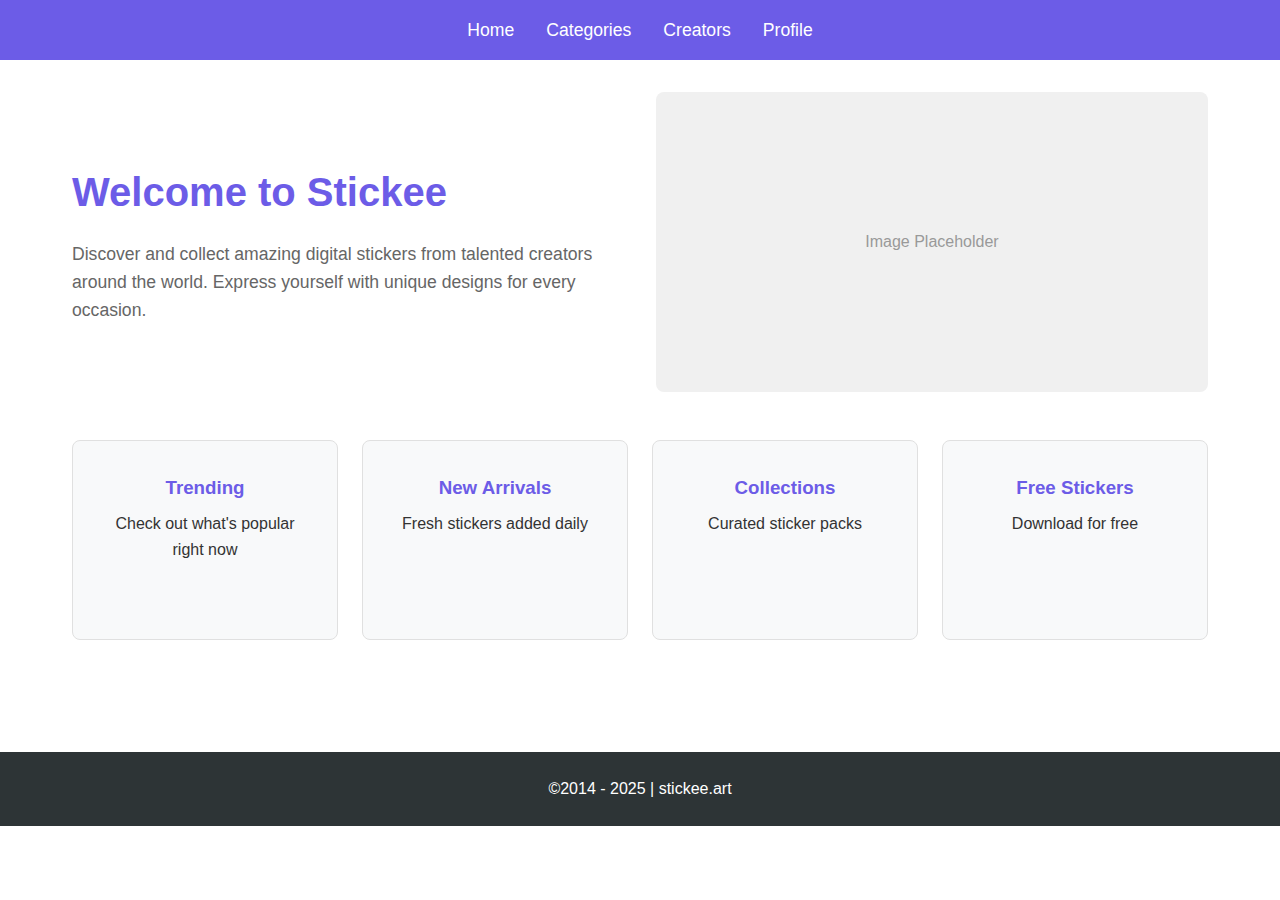
<file: index.html>
<!doctype html>
<html lang="en">
<head>
    <meta charset="utf-8">
    <meta name="viewport" content="width=device-width, initial-scale=1.0">
    <title>Stickee - Digital Stickers</title>
    <link rel="stylesheet" href="styles.css">
</head>
<body>
    <nav>
        <ul>
            <li><a href="index.html">Home</a></li>
            <li><a href="categories.html">Categories</a></li>
            <li><a href="creators.html">Creators</a></li>
            <li><a href="profile.html">Profile</a></li>
        </ul>
    </nav>

    <div class="container">
        <div class="hero">
            <div class="hero-text">
                <h1>Welcome to Stickee</h1>
                <p>Discover and collect amazing digital stickers from talented creators around the world. Express yourself with unique designs for every occasion.</p>
            </div>
            <div class="hero-image">
                <p style="color: #999;">Image Placeholder</p>
            </div>
        </div>

        <div class="grid">
            <div class="grid-item">
                <h3>Trending</h3>
                <p>Check out what's popular right now</p>
            </div>
            <div class="grid-item">
                <h3>New Arrivals</h3>
                <p>Fresh stickers added daily</p>
            </div>
            <div class="grid-item">
                <h3>Collections</h3>
                <p>Curated sticker packs</p>
            </div>
            <div class="grid-item">
                <h3>Free Stickers</h3>
                <p>Download for free</p>
            </div>
        </div>
    </div>

    <footer>
        <p>©2014 - 2025 | stickee.art</p>
    </footer>
</body>
</html>
</file>
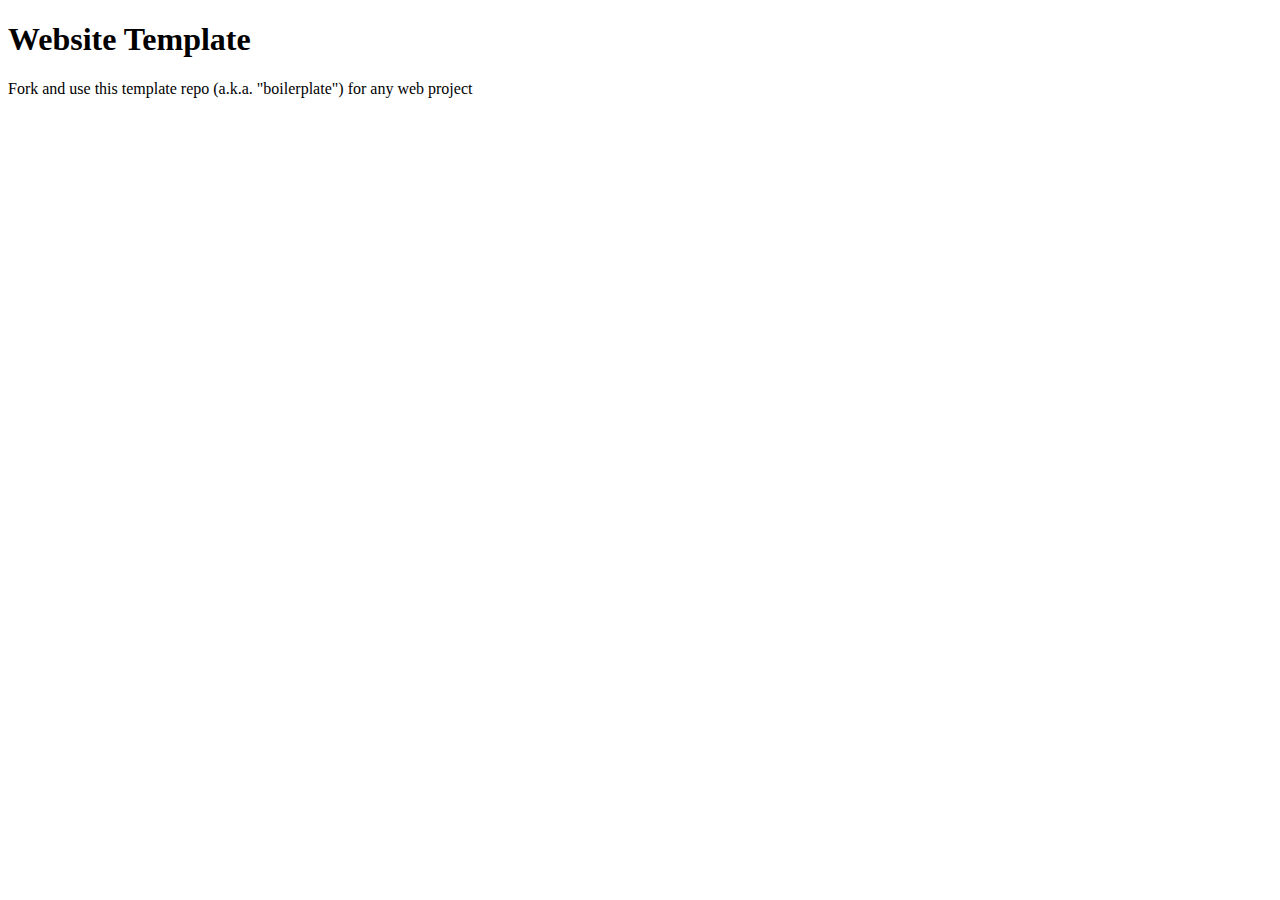
<file: dinning/index.html>
<!doctype html>
<html lang="en">
<head>
	<meta charset="utf-8">
	<meta name="viewport" content="width=device-width, initial-scale=1.0">
	<title>Website Template (Please update for full credit)</title>
	<link rel="stylesheet" href="styles.css">
</head>
<body>

	<h1>Website Template</h1>
	<p>Fork and use this template repo (a.k.a. "boilerplate") for any web project</p>
	
</body>
</html>
</file>
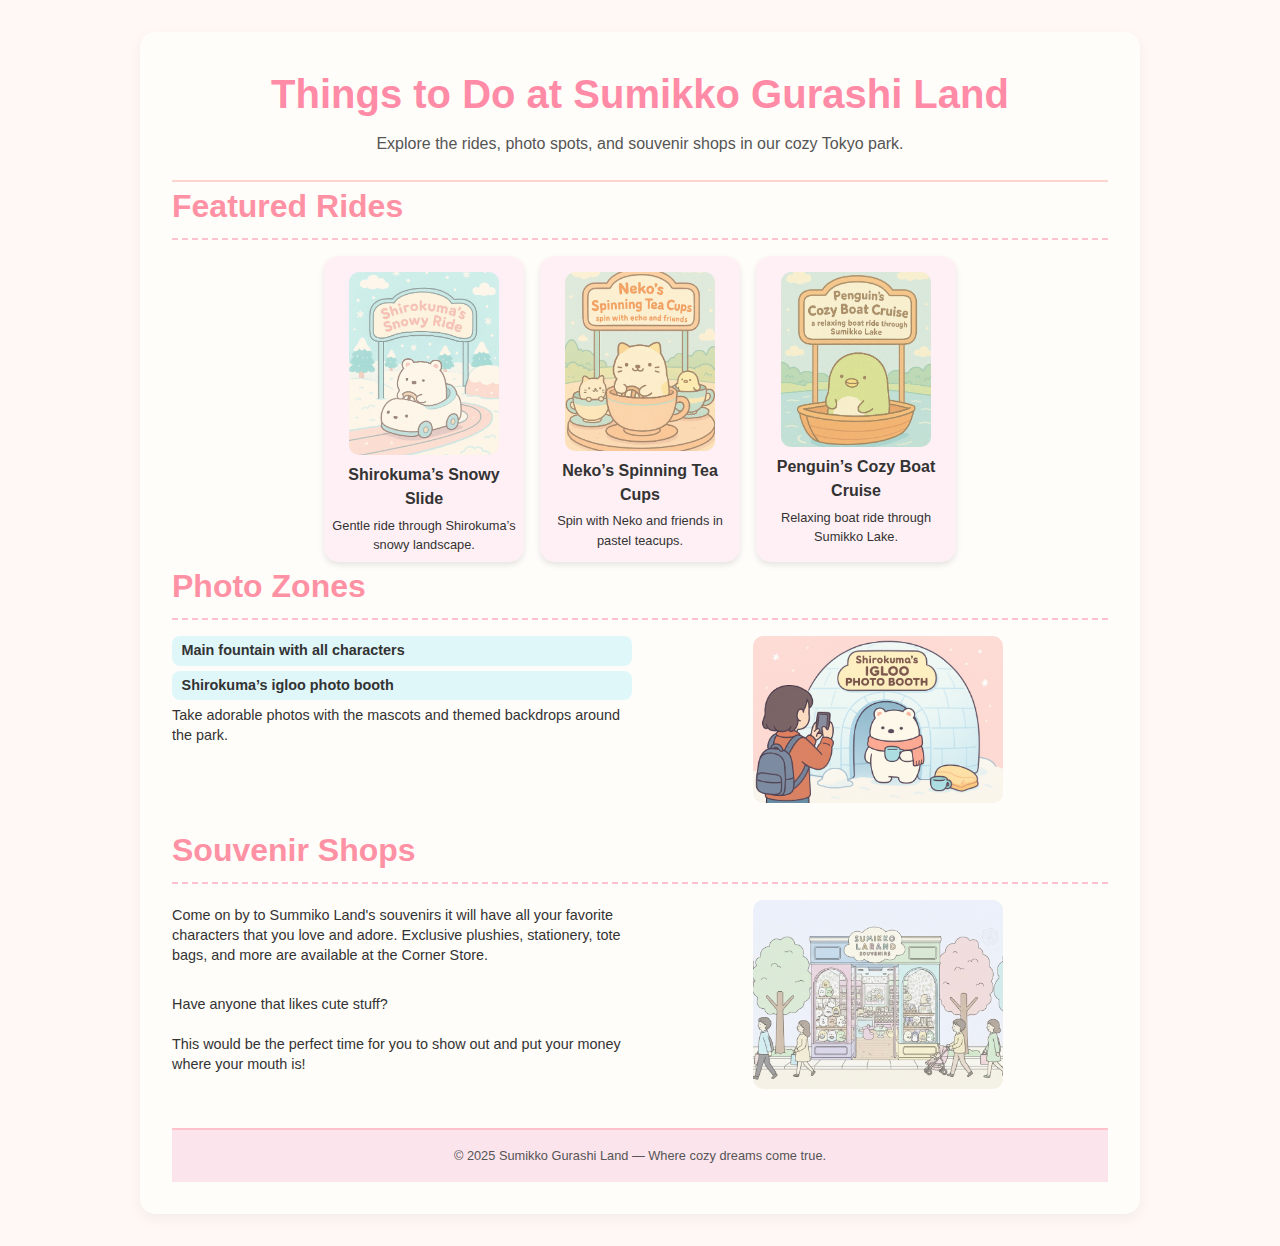
<file: catagories.html>
<!doctype html>
<html lang="en">
<head>
    <meta charset="utf-8">
    <meta name="viewport" content="width=device-width, initial-scale=1.0">
    <title>Things to Do at Sumikko Gurashi Land</title>
    <link rel="stylesheet" href="activities.css">
</head>
<body>
    <div class="container">
        <header>
            <h1>Things to Do at Sumikko Gurashi Land</h1>
            <p>Explore the rides, photo spots, and souvenir shops in our cozy Tokyo park.</p>
        </header>

        <main>
            <!-- Featured Rides -->
            <section class="featured-rides">
                <h2>Featured Rides</h2>
                <div class="rides-container">
                    <div class="ride">
                        <img src="images/ride1.jpg" alt="Shirokuma’s Snowy Slide">
                        <h3>Shirokuma’s Snowy Slide</h3>
                        <p>Gentle ride through Shirokuma’s snowy landscape.</p>
                    </div>
                    <div class="ride">
                        <img src="images/ride2.jpg" alt="Neko’s Spinning Tea Cups">
                        <h3>Neko’s Spinning Tea Cups</h3>
                        <p>Spin with Neko and friends in pastel teacups.</p>
                    </div>
                    <div class="ride">
                        <img src="images/ride3.jpg" alt="Penguin’s Cozy Boat Cruise">
                        <h3>Penguin’s Cozy Boat Cruise</h3>
                        <p>Relaxing boat ride through Sumikko Lake.</p>
                    </div>
                </div>
            </section>

            <!-- Photo Zones -->
            <section class="photo-zones">
                <h2>Photo Zones</h2>
                <div class="section-content">
                    <div class="section-text">
                        <ul>
                            <li>Main fountain with all characters</li>
                            <li>Shirokuma’s igloo photo booth</li>
                        </ul>
                        <p class="section-description">Take adorable photos with the mascots and themed backdrops around the park.</p>
                    </div>
                    <div class="section-image">
                        <img src="images/pz.png" alt="Photo Zone">
                    </div>
                </div>
            </section>

            <!-- Souvenir Shops -->
            <section class="souvenir-shops">
                <h2>Souvenir Shops</h2>
                <div class="section-content">
                    <div class="section-text">
                        <p>Come on by to Summiko Land's souvenirs it will have all your favorite characters that you love and adore. Exclusive plushies, stationery, tote bags, and more are available at the Corner Store.</p>
                        <br><p>Have anyone that likes cute stuff? <br> <br> This would be the perfect time for you to show out and put your money where your mouth is!</p>
                    </div>
                    <div class="section-image">
                        <img src="images/ss.jpg" alt="Souvenir Shop">
                    </div>
                </div>
            </section>
        </main>

        <footer>
            <p>© 2025 Sumikko Gurashi Land — Where cozy dreams come true.</p>
        </footer>
    </div>
</body>
</html>
</file>
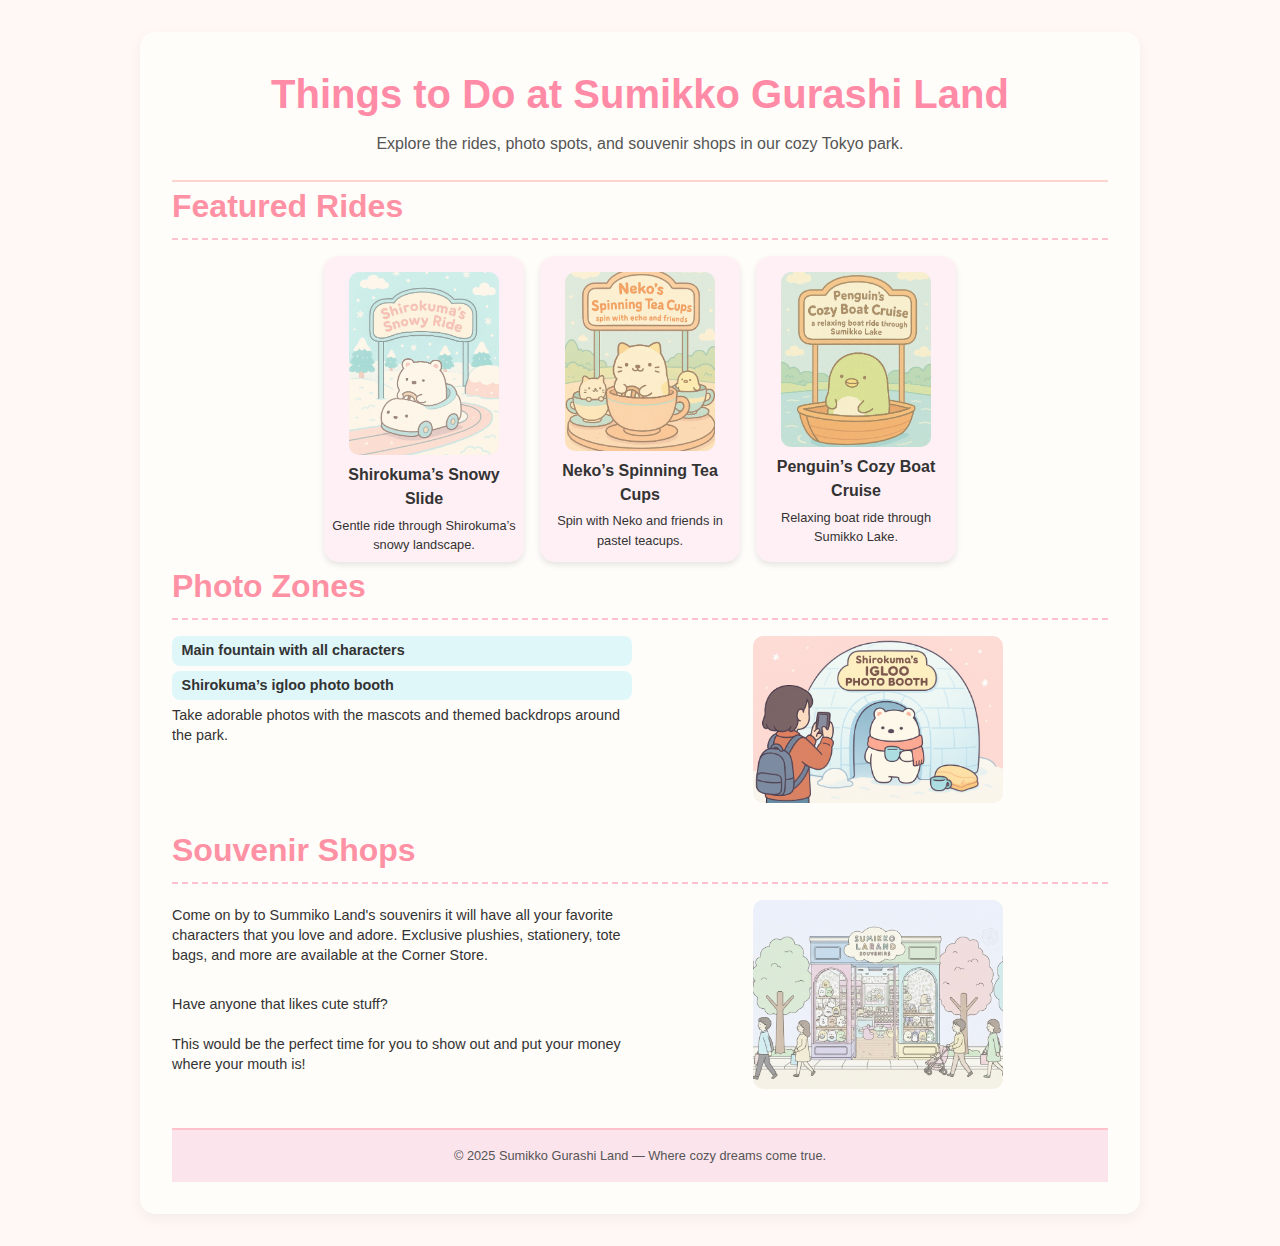
<file: midterm/activities/activities.html>
<!doctype html>
<html lang="en">
<head>
    <meta charset="utf-8">
    <meta name="viewport" content="width=device-width, initial-scale=1.0">
    <title>Things to Do at Sumikko Gurashi Land</title>
    <link rel="stylesheet" href="styles.css">
</head>
<body>
    <div class="container">
        <header>
            <h1>Things to Do at Sumikko Gurashi Land</h1>
            <p>Explore the rides, photo spots, and souvenir shops in our cozy Tokyo park.</p>
        </header>

        <main>
            <!-- Featured Rides -->
            <section class="featured-rides">
                <h2>Featured Rides</h2>
                <div class="rides-container">
                    <div class="ride">
                        <img src="images/ride1.jpg" alt="Shirokuma’s Snowy Slide">
                        <h3>Shirokuma’s Snowy Slide</h3>
                        <p>Gentle ride through Shirokuma’s snowy landscape.</p>
                    </div>
                    <div class="ride">
                        <img src="images/ride2.jpg" alt="Neko’s Spinning Tea Cups">
                        <h3>Neko’s Spinning Tea Cups</h3>
                        <p>Spin with Neko and friends in pastel teacups.</p>
                    </div>
                    <div class="ride">
                        <img src="images/ride3.jpg" alt="Penguin’s Cozy Boat Cruise">
                        <h3>Penguin’s Cozy Boat Cruise</h3>
                        <p>Relaxing boat ride through Sumikko Lake.</p>
                    </div>
                </div>
            </section>

            <!-- Photo Zones -->
            <section class="photo-zones">
                <h2>Photo Zones</h2>
                <div class="section-content">
                    <div class="section-text">
                        <ul>
                            <li>Main fountain with all characters</li>
                            <li>Shirokuma’s igloo photo booth</li>
                        </ul>
                        <p class="section-description">Take adorable photos with the mascots and themed backdrops around the park.</p>
                    </div>
                    <div class="section-image">
                        <img src="images/pz.png" alt="Photo Zone">
                    </div>
                </div>
            </section>

            <!-- Souvenir Shops -->
            <section class="souvenir-shops">
                <h2>Souvenir Shops</h2>
                <div class="section-content">
                    <div class="section-text">
                        <p>Come on by to Summiko Land's souvenirs it will have all your favorite characters that you love and adore. Exclusive plushies, stationery, tote bags, and more are available at the Corner Store.</p>
                        <br><p>Have anyone that likes cute stuff? <br> <br> This would be the perfect time for you to show out and put your money where your mouth is!</p>
                    </div>
                    <div class="section-image">
                        <img src="images/ss.jpg" alt="Souvenir Shop">
                    </div>
                </div>
            </section>
        </main>

        <footer>
            <p>© 2025 Sumikko Gurashi Land — Where cozy dreams come true.</p>
        </footer>
    </div>
</body>
</html>
</file>
<file: styles.css>
* {
    margin: 0;
    padding: 0;
    box-sizing: border-box;
}

body {
    font-family: Arial, sans-serif;
    line-height: 1.6;
    color: #333;
}

nav {
    background-color: #6c5ce7;
    padding: 1rem 2rem;
    position: relative;
}

.nav-logo {
    position: absolute;
    left: 2rem;
    top: 50%;
    transform: translateY(-50%);
}

.logo-animated {
    height: 70px;
    width: auto;
    animation: slideInBounce 1s ease-out;
}

@keyframes slideInBounce {
    0% {
        opacity: 0;
        transform: translateX(-50px) scale(0.5);
    }
    60% {
        transform: translateX(10px) scale(1.1);
    }
    100% {
        opacity: 1;
        transform: translateX(0) scale(1);
    }
}

nav ul {
    list-style: none;
    display: flex;
    gap: 2rem;
    max-width: 1200px;
    margin: 0 auto;
    justify-content: center;
}

nav a {
    color: white;
    text-decoration: none;
    font-size: 1.1rem;
    transition: opacity 0.3s;
}

nav a:hover {
    opacity: 0.8;
}

.container {
    max-width: 1200px;
    margin: 0 auto;
    padding: 2rem;
}

.hero {
    display: flex;
    gap: 2rem;
    align-items: center;
    margin-bottom: 3rem;
}

.hero-text {
    flex: 1;
}

.hero-text h1 {
    font-size: 2.5rem;
    margin-bottom: 1rem;
    color: #6c5ce7;
}

.hero-text p {
    font-size: 1.1rem;
    color: #666;
}

.hero-image {
    flex: 1;
    background-color: #f0f0f0;
    height: 300px;
    display: flex;
    align-items: center;
    justify-content: center;
    border-radius: 8px;
    overflow: hidden;
}

.hero-image img {
    width: 100%;
    height: 100%;
    object-fit: cover;
}

.grid {
    display: grid;
    grid-template-columns: repeat(4, 1fr);
    gap: 1.5rem;
    margin-bottom: 3rem;
}

.grid-item {
    background-color: #f8f9fa;
    padding: 2rem;
    border-radius: 8px;
    text-align: center;
    border: 1px solid #e0e0e0;
    display: flex;
    flex-direction: column;
    justify-content: space-between;
    min-height: 200px;
}

.grid-item h3 {
    margin-bottom: 0.5rem;
    color: #6c5ce7;
}

.grid-item p {
    flex-grow: 1;
    margin-bottom: 1rem;
}

.grid-button {
    background-color: #6c5ce7;
    color: white;
    border: none;
    padding: 0.7rem 1.5rem;
    border-radius: 6px;
    font-size: 1rem;
    cursor: pointer;
    transition: all 0.3s;
}

.grid-button:hover {
    background-color: #5b4bc4;
    transform: translateY(-3px);
    box-shadow: 0 5px 15px rgba(108, 92, 231, 0.3);
}

footer {
    background-color: #2d3436;
    color: white;
    text-align: center;
    padding: 1.5rem;
    margin-top: 2rem;
}
</file>
<file: dinning/styles.css>
/* 
      .--..--..--..--..--..--.
    .' \  (`._   (_)     _   \
  .'    |  '._)         (_)  |
  \ _.')\      .----..---.   /
  |(_.'  |    /    .-\-.  \  |
  \     0|    |   ( O| O) | o|
   |  _  |  .--.____.'._.-.  |
   \ (_) | o         -` .-`  |
    |    \   |`-._ _ _ _ _\ /
    \    |   |  `. |_||_|   |
    | o  |    \_      \     |     -.   .-.
    |.-.  \     `--..-'   O |     `.`-' .'
  _.'  .' |     `-.-'      /-.__   ' .-'
.' `-.` '.|='=.='=.='=.='=|._/_ `-'.'
`-._  `.  |________/\_____|    `-.'
   .'   ).| '=' '='\/ '=' |
   `._.`  '---------------'
           //___\   //___\
             ||       ||
             ||_.-.   ||_.-.
            (_.--__) (_.--__)
       

 Insert all your glorious CSS styles below! */
</file>
<file: activities.css>
/* --- Reset --- */
* {
    margin: 0;
    padding: 0;
    box-sizing: border-box;
}

/* --- Body Container --- */
body {
    font-family: 'Comic Sans MS', cursive, sans-serif;
    background-color: #fff8f5;
    color: #333;
    line-height: 1.5;
}

.container {
    max-width: 1000px;
    margin: 2rem auto;
    padding: 2rem;
    background-color: #fffdf9;
    border-radius: 15px;
    box-shadow: 0 5px 15px rgba(0,0,0,0.05);
}

/* --- Header --- */
header {
    text-align: center;
    padding-bottom: 1.5rem;
    border-bottom: 2px solid #fcd5ce;
}

header h1 {
    font-size: 2.5rem;
    margin-bottom: 0.5rem;
    color: #ff8ba7;
}

header p {
    font-size: 1rem;
    color: #555;
}

/* --- Section Titles --- */
section h2 {
    font-size: 2rem;
    margin-bottom: 1rem;
    color: #ff91a4;
    border-bottom: 2px dashed #ffc1cc;
    padding-bottom: 0.5rem;
}

/* --- Featured Rides --- */
.rides-container {
    display: flex;
    flex-wrap: wrap;
    gap: 1rem;
    justify-content: center;
}

.ride {
    background-color: #fff0f5;
    border-radius: 15px;
    padding: 0.5rem;
    width: 200px;
    box-shadow: 0 3px 6px rgba(0,0,0,0.1);
    text-align: center;
    flex: 0 0 auto;
}

.ride img {
    width: 100%;
    max-width: 150px;
    display: block;
    margin: 0.5rem auto;
    border-radius: 10px;
}

.ride h3 {
    font-size: 1rem;
    margin-bottom: 0.3rem;
}

.ride p {
    font-size: 0.8rem;
}

/* --- Photo Zones & Souvenir Shops --- */
.section-content {
    display: flex;
    flex-wrap: wrap;
    gap: 1rem;
    align-items: flex-start;
    margin-bottom: 1rem;
}

.section-text {
    flex: 1 1 45%;
}

.section-text ul {
    list-style: none;
}

.section-text ul li {
    background-color: #e0f7fa;
    padding: 0.25rem 0.6rem;  /* slightly more padding */
    margin-bottom: 0.3rem;
    border-radius: 8px;
    font-size: 0.9rem;        /* bigger than 0.8rem */
    font-weight: 600;         /* make it bolder */
    color: #333;
}

.section-text p {
    font-size: 0.9rem;
    line-height: 1.4;
    margin-top: 0.3rem;
}

.section-image {
    flex: 1 1 45%;
    text-align: center;
}

.section-image img {
    width: 100%;
    max-width: 250px;
    border-radius: 10px;
}

/* --- Footer --- */
footer {
    text-align: center;
    padding: 1rem 1rem;
    margin-top: 2rem;
    background-color: #fce4ec;
    border-top: 2px solid #ffc1cc;
    font-size: 0.8rem;
    color: #555;
}
</file>
<file: midterm/activities/styles.css>
/* --- Reset --- */
* {
    margin: 0;
    padding: 0;
    box-sizing: border-box;
}

/* --- Body Container --- */
body {
    font-family: 'Comic Sans MS', cursive, sans-serif;
    background-color: #fff8f5;
    color: #333;
    line-height: 1.5;
}

.container {
    max-width: 1000px;
    margin: 2rem auto;
    padding: 2rem;
    background-color: #fffdf9;
    border-radius: 15px;
    box-shadow: 0 5px 15px rgba(0,0,0,0.05);
}

/* --- Header --- */
header {
    text-align: center;
    padding-bottom: 1.5rem;
    border-bottom: 2px solid #fcd5ce;
}

header h1 {
    font-size: 2.5rem;
    margin-bottom: 0.5rem;
    color: #ff8ba7;
}

header p {
    font-size: 1rem;
    color: #555;
}

/* --- Section Titles --- */
section h2 {
    font-size: 2rem;
    margin-bottom: 1rem;
    color: #ff91a4;
    border-bottom: 2px dashed #ffc1cc;
    padding-bottom: 0.5rem;
}

/* --- Featured Rides --- */
.rides-container {
    display: flex;
    flex-wrap: wrap;
    gap: 1rem;
    justify-content: center;
}

.ride {
    background-color: #fff0f5;
    border-radius: 15px;
    padding: 0.5rem;
    width: 200px;
    box-shadow: 0 3px 6px rgba(0,0,0,0.1);
    text-align: center;
    flex: 0 0 auto;
}

.ride img {
    width: 100%;
    max-width: 150px;
    display: block;
    margin: 0.5rem auto;
    border-radius: 10px;
}

.ride h3 {
    font-size: 1rem;
    margin-bottom: 0.3rem;
}

.ride p {
    font-size: 0.8rem;
}

/* --- Photo Zones & Souvenir Shops --- */
.section-content {
    display: flex;
    flex-wrap: wrap;
    gap: 1rem;
    align-items: flex-start;
    margin-bottom: 1rem;
}

.section-text {
    flex: 1 1 45%;
}

.section-text ul {
    list-style: none;
}

.section-text ul li {
    background-color: #e0f7fa;
    padding: 0.25rem 0.6rem;  /* slightly more padding */
    margin-bottom: 0.3rem;
    border-radius: 8px;
    font-size: 0.9rem;        /* bigger than 0.8rem */
    font-weight: 600;         /* make it bolder */
    color: #333;
}

.section-text p {
    font-size: 0.9rem;
    line-height: 1.4;
    margin-top: 0.3rem;
}

.section-image {
    flex: 1 1 45%;
    text-align: center;
}

.section-image img {
    width: 100%;
    max-width: 250px;
    border-radius: 10px;
}

/* --- Footer --- */
footer {
    text-align: center;
    padding: 1rem 1rem;
    margin-top: 2rem;
    background-color: #fce4ec;
    border-top: 2px solid #ffc1cc;
    font-size: 0.8rem;
    color: #555;
}
</file>
